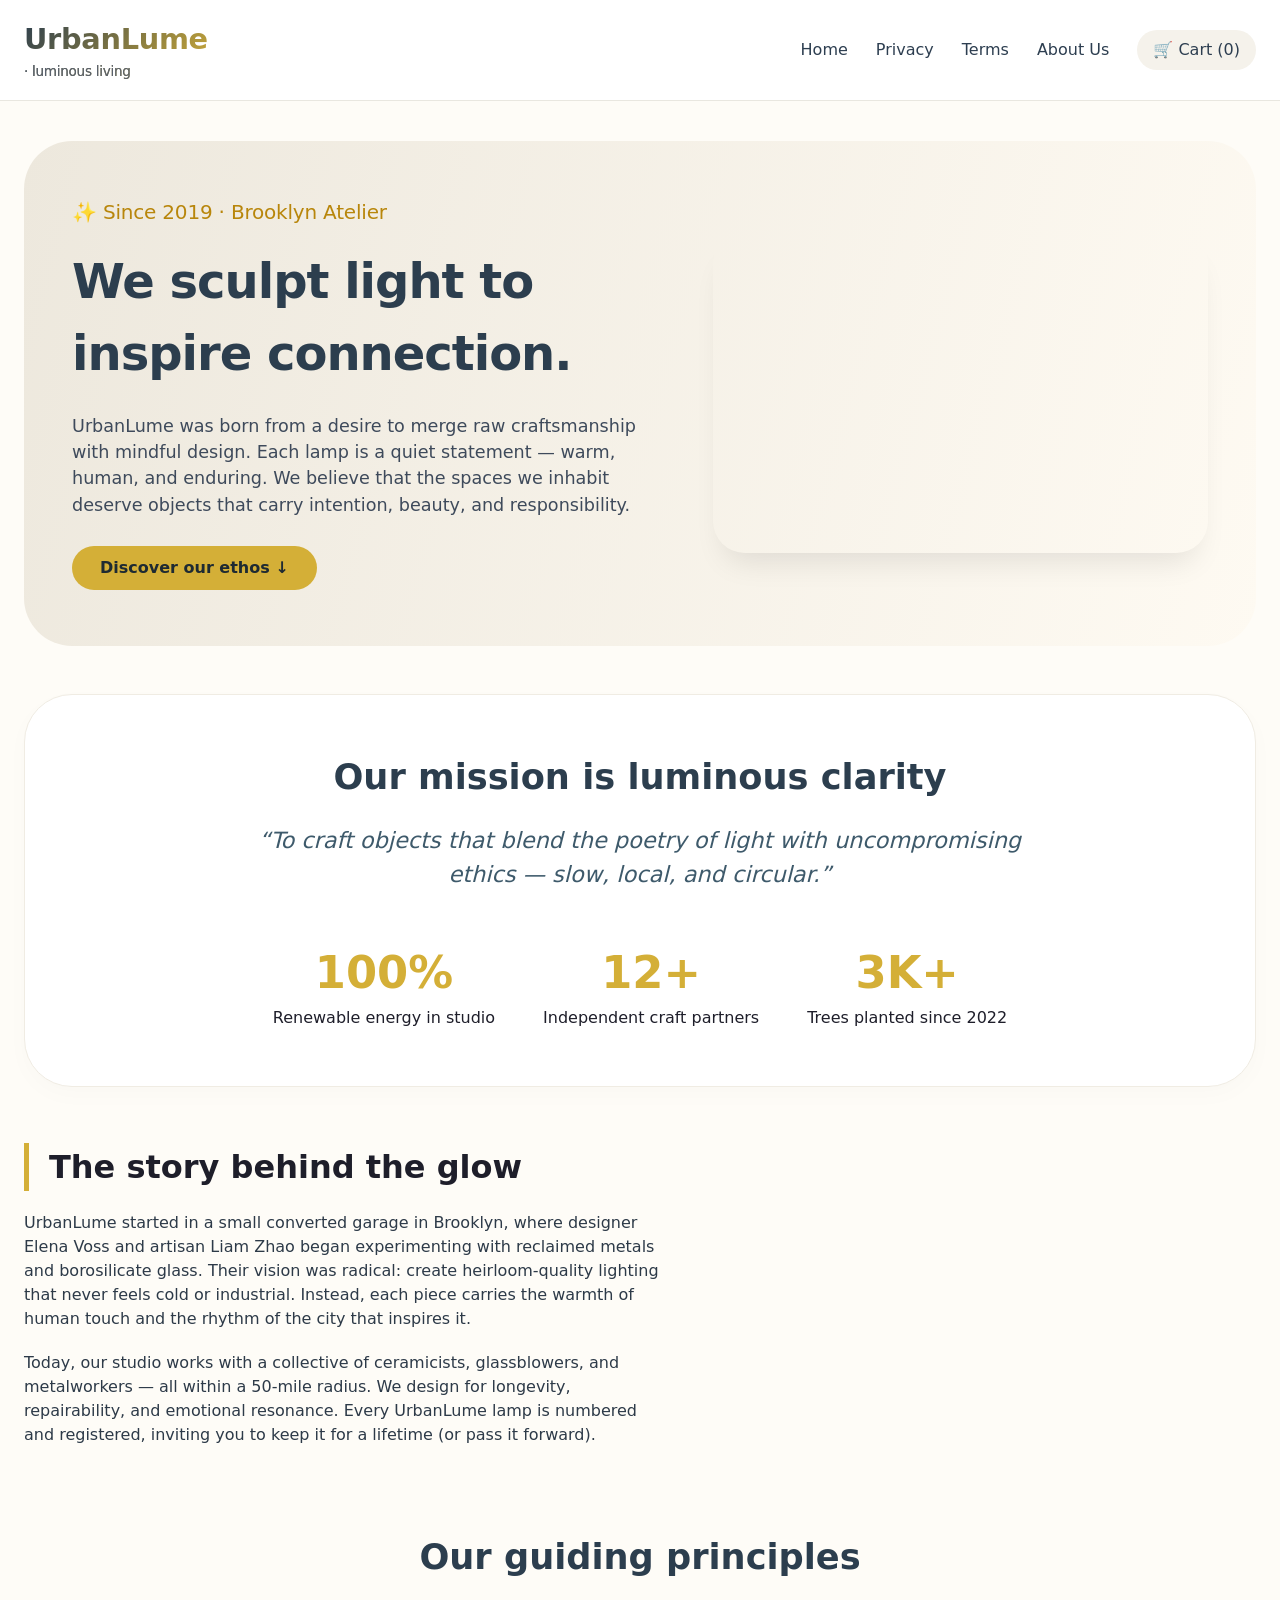
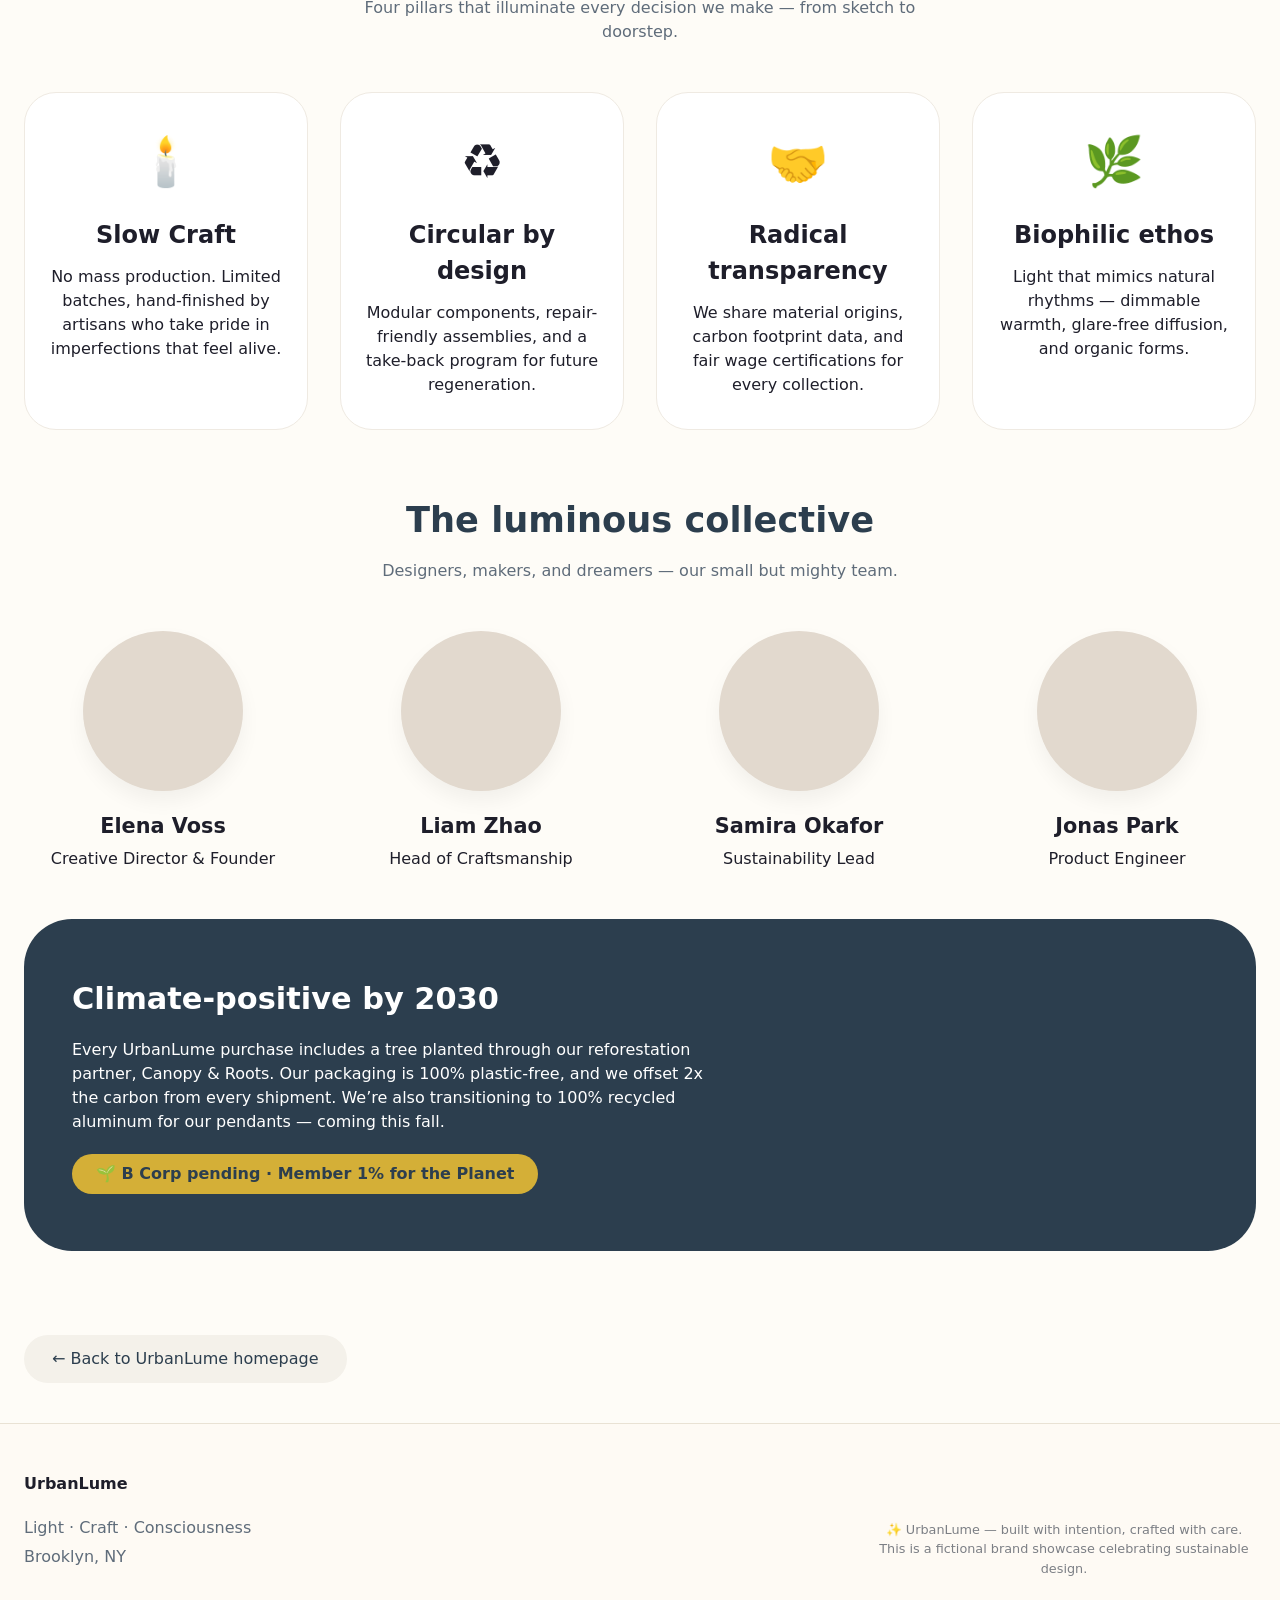
<file: about.html>
<!DOCTYPE html>
<html lang="en">
<head>
  <meta charset="UTF-8">
  <meta name="viewport" content="width=device-width, initial-scale=1.0, viewport-fit=cover">
  <title>UrbanLume · About Us | Craft, Light & Consciousness</title>
  <style>
    * {
      margin: 0;
      padding: 0;
      box-sizing: border-box;
    }

    body {
      font-family: system-ui, 'Segoe UI', 'Inter', -apple-system, BlinkMacSystemFont, 'Roboto', sans-serif;
      background: #fefcf7;
      color: #1e1e2a;
      line-height: 1.5;
    }

    .container {
      max-width: 1280px;
      margin: 0 auto;
      padding: 0 24px;
    }

    /* header - identical to brand style */
    .site-header {
      background: #ffffffea;
      backdrop-filter: blur(10px);
      position: sticky;
      top: 0;
      z-index: 100;
      border-bottom: 1px solid #e9e7e0;
      padding: 18px 0;
    }

    .header-inner {
      display: flex;
      justify-content: space-between;
      align-items: center;
      flex-wrap: wrap;
      gap: 16px;
    }

    .logo h1 {
      font-size: 1.8rem;
      font-weight: 700;
      letter-spacing: -0.3px;
      background: linear-gradient(135deg, #2C3E4E, #D4AF37);
      background-clip: text;
      -webkit-background-clip: text;
      color: transparent;
      cursor: pointer;
    }

    .logo span {
      font-size: 0.85rem;
      font-weight: 400;
      color: #6c757d;
      display: block;
      background: none;
      -webkit-background-clip: unset;
      color: #5a626e;
    }

    .nav-links {
      display: flex;
      gap: 28px;
      align-items: center;
    }

    .nav-links a {
      text-decoration: none;
      font-weight: 500;
      color: #2d3e50;
      transition: 0.2s;
    }

    .nav-links a:hover {
      color: #d4af37;
    }

    /* about hero section */
    .about-hero {
      background: linear-gradient(105deg, #ede8dd 0%, #fefaf2 100%);
      border-radius: 48px;
      margin: 40px 0 48px 0;
      padding: 56px 48px;
      display: flex;
      flex-wrap: wrap;
      align-items: center;
      gap: 48px;
    }

    .hero-text {
      flex: 1.2;
    }

    .hero-text h1 {
      font-size: 3rem;
      font-weight: 700;
      letter-spacing: -1px;
      color: #2c3e4e;
      margin-bottom: 24px;
    }

    .hero-text .tagline {
      font-size: 1.25rem;
      color: #b8860b;
      font-weight: 500;
      margin-bottom: 18px;
      letter-spacing: -0.2px;
    }

    .hero-text p {
      font-size: 1.1rem;
      color: #3e4a5b;
      line-height: 1.5;
      margin-bottom: 28px;
    }

    .hero-image {
      flex: 1;
      min-height: 320px;
      border-radius: 32px;
      background-image: url('https://picsum.photos/id/106/600/450');
      background-size: cover;
      background-position: center 40%;
      box-shadow: 0 20px 30px -12px rgba(0,0,0,0.1);
    }

    /* mission block */
    .mission-block {
      background: white;
      border-radius: 48px;
      padding: 56px 48px;
      margin: 32px 0 56px;
      text-align: center;
      box-shadow: 0 8px 24px rgba(0,0,0,0.02);
      border: 1px solid #f0ece3;
    }

    .mission-block h2 {
      font-size: 2.2rem;
      margin-bottom: 20px;
      color: #2c3e4e;
    }

    .mission-quote {
      font-size: 1.4rem;
      font-style: italic;
      max-width: 800px;
      margin: 0 auto 24px;
      color: #3e5a6b;
      font-weight: 450;
    }

    .mission-stats {
      display: flex;
      flex-wrap: wrap;
      justify-content: center;
      gap: 48px;
      margin-top: 48px;
    }

    .stat {
      text-align: center;
    }

    .stat-number {
      font-size: 2.8rem;
      font-weight: 800;
      color: #d4af37;
    }

    /* story columns */
    .story-grid {
      display: flex;
      flex-wrap: wrap;
      gap: 48px;
      margin: 56px 0;
      align-items: center;
    }

    .story-text-col {
      flex: 1.2;
    }

    .story-text-col h2 {
      font-size: 2rem;
      margin-bottom: 20px;
      border-left: 5px solid #d4af37;
      padding-left: 20px;
    }

    .story-text-col p {
      margin-bottom: 20px;
      color: #2d3a48;
    }

    .story-img-col {
      flex: 1;
      min-height: 320px;
      border-radius: 32px;
      background-image: url('https://picsum.photos/id/29/600/450');
      background-size: cover;
      background-position: center;
    }

    /* values section */
    .values-section {
      margin: 64px 0;
    }

    .section-header {
      text-align: center;
      margin-bottom: 48px;
    }

    .section-header h2 {
      font-size: 2.2rem;
      color: #2c3e4e;
    }

    .section-header p {
      color: #5f6c7a;
      max-width: 600px;
      margin: 12px auto 0;
    }

    .values-grid {
      display: grid;
      grid-template-columns: repeat(auto-fit, minmax(240px, 1fr));
      gap: 32px;
    }

    .value-card {
      background: white;
      border-radius: 32px;
      padding: 32px 24px;
      text-align: center;
      transition: 0.25s;
      border: 1px solid #efeae2;
    }

    .value-icon {
      font-size: 3rem;
      margin-bottom: 20px;
    }

    .value-card h3 {
      font-size: 1.5rem;
      margin-bottom: 12px;
    }

    /* team section */
    .team-section {
      margin: 64px 0 48px;
    }

    .team-grid {
      display: grid;
      grid-template-columns: repeat(auto-fit, minmax(200px, 1fr));
      gap: 40px;
      margin-top: 32px;
    }

    .team-member {
      text-align: center;
    }

    .member-img {
      width: 160px;
      height: 160px;
      border-radius: 50%;
      background-color: #e2d9ce;
      margin: 0 auto 20px;
      background-size: cover;
      background-position: center;
      box-shadow: 0 10px 20px rgba(0,0,0,0.05);
    }

    .team-member h4 {
      font-size: 1.3rem;
      margin-bottom: 5px;
    }

    /* sustainability banner */
    .sustainability-banner {
      background: #2c3e4e;
      border-radius: 48px;
      padding: 56px 48px;
      margin: 48px 0 64px;
      color: white;
      display: flex;
      flex-wrap: wrap;
      gap: 40px;
      align-items: center;
    }

    .sustain-text {
      flex: 1.5;
    }

    .sustain-text h3 {
      font-size: 1.9rem;
      margin-bottom: 16px;
    }

    .sustain-badge {
      background: #d4af37;
      color: #2c3e4e;
      display: inline-block;
      padding: 8px 24px;
      border-radius: 60px;
      font-weight: 600;
      margin-top: 20px;
    }

    .sustain-img {
      flex: 1;
      height: 220px;
      border-radius: 32px;
      background-image: url('https://picsum.photos/id/127/500/300');
      background-size: cover;
    }

    /* footer */
    .site-footer {
      border-top: 1px solid #e9e2d4;
      padding: 48px 0 32px;
      margin-top: 24px;
      background: #fefaf4;
    }

    .footer-grid {
      display: grid;
      grid-template-columns: repeat(auto-fit, minmax(180px, 1fr));
      gap: 40px;
    }

    .footer-col h4 {
      margin-bottom: 18px;
      font-weight: 600;
    }

    .footer-col p, .footer-col a {
      color: #5f6c7a;
      text-decoration: none;
      line-height: 1.8;
    }

    .copyright {
      text-align: center;
      margin-top: 48px;
      color: #7c7f85;
      font-size: 0.8rem;
    }

    .back-home {
      display: inline-flex;
      align-items: center;
      gap: 12px;
      background: #f4f1ea;
      padding: 12px 28px;
      border-radius: 60px;
      text-decoration: none;
      color: #2c3e4e;
      font-weight: 500;
      transition: 0.2s;
      margin: 20px 0 0;
    }

    @media (max-width: 780px) {
      .about-hero, .mission-block, .sustainability-banner {
        padding: 32px 24px;
      }
      .hero-text h1 {
        font-size: 2.2rem;
      }
    }
  </style>
</head>
<body>

<header class="site-header">
  <div class="container header-inner">
    <div class="logo">
      <h1>UrbanLume<span> · luminous living</span></h1>
    </div>
    <div class="nav-links">
      <a href="index.html">Home</a>
      <a href="privacy.html">Privacy</a>
      <a href="terms.html">Terms</a>
      <a href="about.html">About Us</a>
      <a href="#" class="cart-icon" style="background:#f5f2eb; padding:8px 16px; border-radius:40px;">🛒 Cart (0)</a>
    </div>
  </div>
</header>

<main>
  <div class="container">
    <!-- About hero section -->
    <div class="about-hero">
      <div class="hero-text">
        <div class="tagline">✨ Since 2019 · Brooklyn Atelier</div>
        <h1>We sculpt light to inspire connection.</h1>
        <p>UrbanLume was born from a desire to merge raw craftsmanship with mindful design. Each lamp is a quiet statement — warm, human, and enduring. We believe that the spaces we inhabit deserve objects that carry intention, beauty, and responsibility.</p>
        <a href="#values" style="background:#d4af37; color:#1e2a32; padding:10px 28px; border-radius:40px; text-decoration:none; font-weight:600; display:inline-block;">Discover our ethos ↓</a>
      </div>
      <div class="hero-image" title="UrbanLume studio and craftsmen at work"></div>
    </div>

    <!-- Mission + numbers -->
    <div class="mission-block">
      <h2>Our mission is luminous clarity</h2>
      <div class="mission-quote">“To craft objects that blend the poetry of light with uncompromising ethics — slow, local, and circular.”</div>
      <div class="mission-stats">
        <div class="stat"><div class="stat-number">100%</div><div>Renewable energy in studio</div></div>
        <div class="stat"><div class="stat-number">12+</div><div>Independent craft partners</div></div>
        <div class="stat"><div class="stat-number">3K+</div><div>Trees planted since 2022</div></div>
      </div>
    </div>

    <!-- Story: who we are -->
    <div class="story-grid">
      <div class="story-text-col">
        <h2>The story behind the glow</h2>
        <p>UrbanLume started in a small converted garage in Brooklyn, where designer Elena Voss and artisan Liam Zhao began experimenting with reclaimed metals and borosilicate glass. Their vision was radical: create heirloom-quality lighting that never feels cold or industrial. Instead, each piece carries the warmth of human touch and the rhythm of the city that inspires it.</p>
        <p>Today, our studio works with a collective of ceramicists, glassblowers, and metalworkers — all within a 50-mile radius. We design for longevity, repairability, and emotional resonance. Every UrbanLume lamp is numbered and registered, inviting you to keep it for a lifetime (or pass it forward).</p>
      </div>
      <div class="story-img-col" title="Artisan hands shaping a ceramic lamp base"></div>
    </div>

    <!-- Core values section (anchor) -->
    <div class="values-section" id="values">
      <div class="section-header">
        <h2>Our guiding principles</h2>
        <p>Four pillars that illuminate every decision we make — from sketch to doorstep.</p>
      </div>
      <div class="values-grid">
        <div class="value-card"><div class="value-icon">🕯️</div><h3>Slow Craft</h3><p>No mass production. Limited batches, hand-finished by artisans who take pride in imperfections that feel alive.</p></div>
        <div class="value-card"><div class="value-icon">♻️</div><h3>Circular by design</h3><p>Modular components, repair-friendly assemblies, and a take-back program for future regeneration.</p></div>
        <div class="value-card"><div class="value-icon">🤝</div><h3>Radical transparency</h3><p>We share material origins, carbon footprint data, and fair wage certifications for every collection.</p></div>
        <div class="value-card"><div class="value-icon">🌿</div><h3>Biophilic ethos</h3><p>Light that mimics natural rhythms — dimmable warmth, glare-free diffusion, and organic forms.</p></div>
      </div>
    </div>

    <!-- The faces behind UrbanLume (unique team) -->
    <div class="team-section">
      <div class="section-header">
        <h2>The luminous collective</h2>
        <p>Designers, makers, and dreamers — our small but mighty team.</p>
      </div>
      <div class="team-grid">
        <div class="team-member"><div class="member-img" style="background-image: url('https://picsum.photos/id/64/200/200');"></div><h4>Elena Voss</h4><p>Creative Director & Founder</p></div>
        <div class="team-member"><div class="member-img" style="background-image: url('https://picsum.photos/id/91/200/200');"></div><h4>Liam Zhao</h4><p>Head of Craftsmanship</p></div>
        <div class="team-member"><div class="member-img" style="background-image: url('https://picsum.photos/id/29/200/200');"></div><h4>Samira Okafor</h4><p>Sustainability Lead</p></div>
        <div class="team-member"><div class="member-img" style="background-image: url('https://picsum.photos/id/26/200/200');"></div><h4>Jonas Park</h4><p>Product Engineer</p></div>
      </div>
    </div>

    <!-- sustainability callout -->
    <div class="sustainability-banner">
      <div class="sustain-text">
        <h3>Climate-positive by 2030</h3>
        <p>Every UrbanLume purchase includes a tree planted through our reforestation partner, Canopy & Roots. Our packaging is 100% plastic-free, and we offset 2x the carbon from every shipment. We’re also transitioning to 100% recycled aluminum for our pendants — coming this fall.</p>
        <div class="sustain-badge">🌱 B Corp pending · Member 1% for the Planet</div>
      </div>
      <div class="sustain-img" title="Forest and sustainability project"></div>
    </div>

    <!-- Back to home link -->
    <div style="margin: 20px 0 40px;">
      <a href="javascript:void(0)" id="backToHomeBtn" class="back-home">← Back to UrbanLume homepage</a>
    </div>
  </div>
</main>

<footer class="site-footer">
  <div class="container">
    <div class="footer-grid">
      <div class="footer-col">
        <h4>UrbanLume</h4>
        <p>Light · Craft · Consciousness<br>Brooklyn, NY</p>
      </div>
      <div class="footer-col">
        
    </div>
    <div class="copyright">
      <span>✨ UrbanLume — built with intention, crafted with care. This is a fictional brand showcase celebrating sustainable design.</span>
    </div>
  </div>
</footer>

<script>
  (function() {
    let cartCount = 0;
    const cartIcon = document.querySelector('.cart-icon');
    if (cartIcon) cartIcon.innerHTML = `🛒 Cart (${cartCount})`;

    // Helper to go to homepage
    function goToHomepage() {
      if (window.location.pathname.includes('about') || window.location.pathname.includes('privacy')) {
        window.location.href = './index.html';
      } else {
        alert('✨ Returning to UrbanLume home.');
        window.location.href = './index.html';
      }
    }

    // Navigation interactions (demo)
    const shopNav = document.getElementById('shopLink');
    const collectionsNav = document.getElementById('collectionsLink');
    const studioNav = document.getElementById('studioLink');
    const backBtn = document.getElementById('backToHomeBtn');
    const logo = document.querySelector('.logo h1');

    if (backBtn) backBtn.addEventListener('click', (e) => { e.preventDefault(); goToHomepage(); });
    if (logo) logo.addEventListener('click', () => goToHomepage());

    if (shopNav) {
      shopNav.addEventListener('click', (e) => {
        e.preventDefault();
        alert('🌟 Explore our curated lighting collections. (Full catalog coming soon)');
      });
    }
    if (collectionsNav) {
      collectionsNav.addEventListener('click', (e) => {
        e.preventDefault();
        alert('🪔 Limited drops & signature series — discover the Solstice Collection.');
      });
    }
    if (studioNav) {
      studioNav.addEventListener('click', (e) => {
        e.preventDefault();
        alert('🏛️ Visit our Brooklyn atelier by appointment. Learn more on our contact page.');
      });
    }

    // smooth anchor scroll
    if (window.location.hash) {
      const target = window.location.hash.substring(1);
      const element = document.getElementById(target);
      if (element) {
        setTimeout(() => element.scrollIntoView({ behavior: 'smooth', block: 'start' }), 100);
      }
    }

    // dynamic year update in footer
    const yearSpan = document.querySelector('.copyright span');
    if (yearSpan && yearSpan.innerText.includes('2026')) {
      const currentYear = new Date().getFullYear();
      if (currentYear !== 2026) yearSpan.innerText = yearSpan.innerText.replace('2026', currentYear);
    }
  })();
</script>
</body>
</html>
</file>
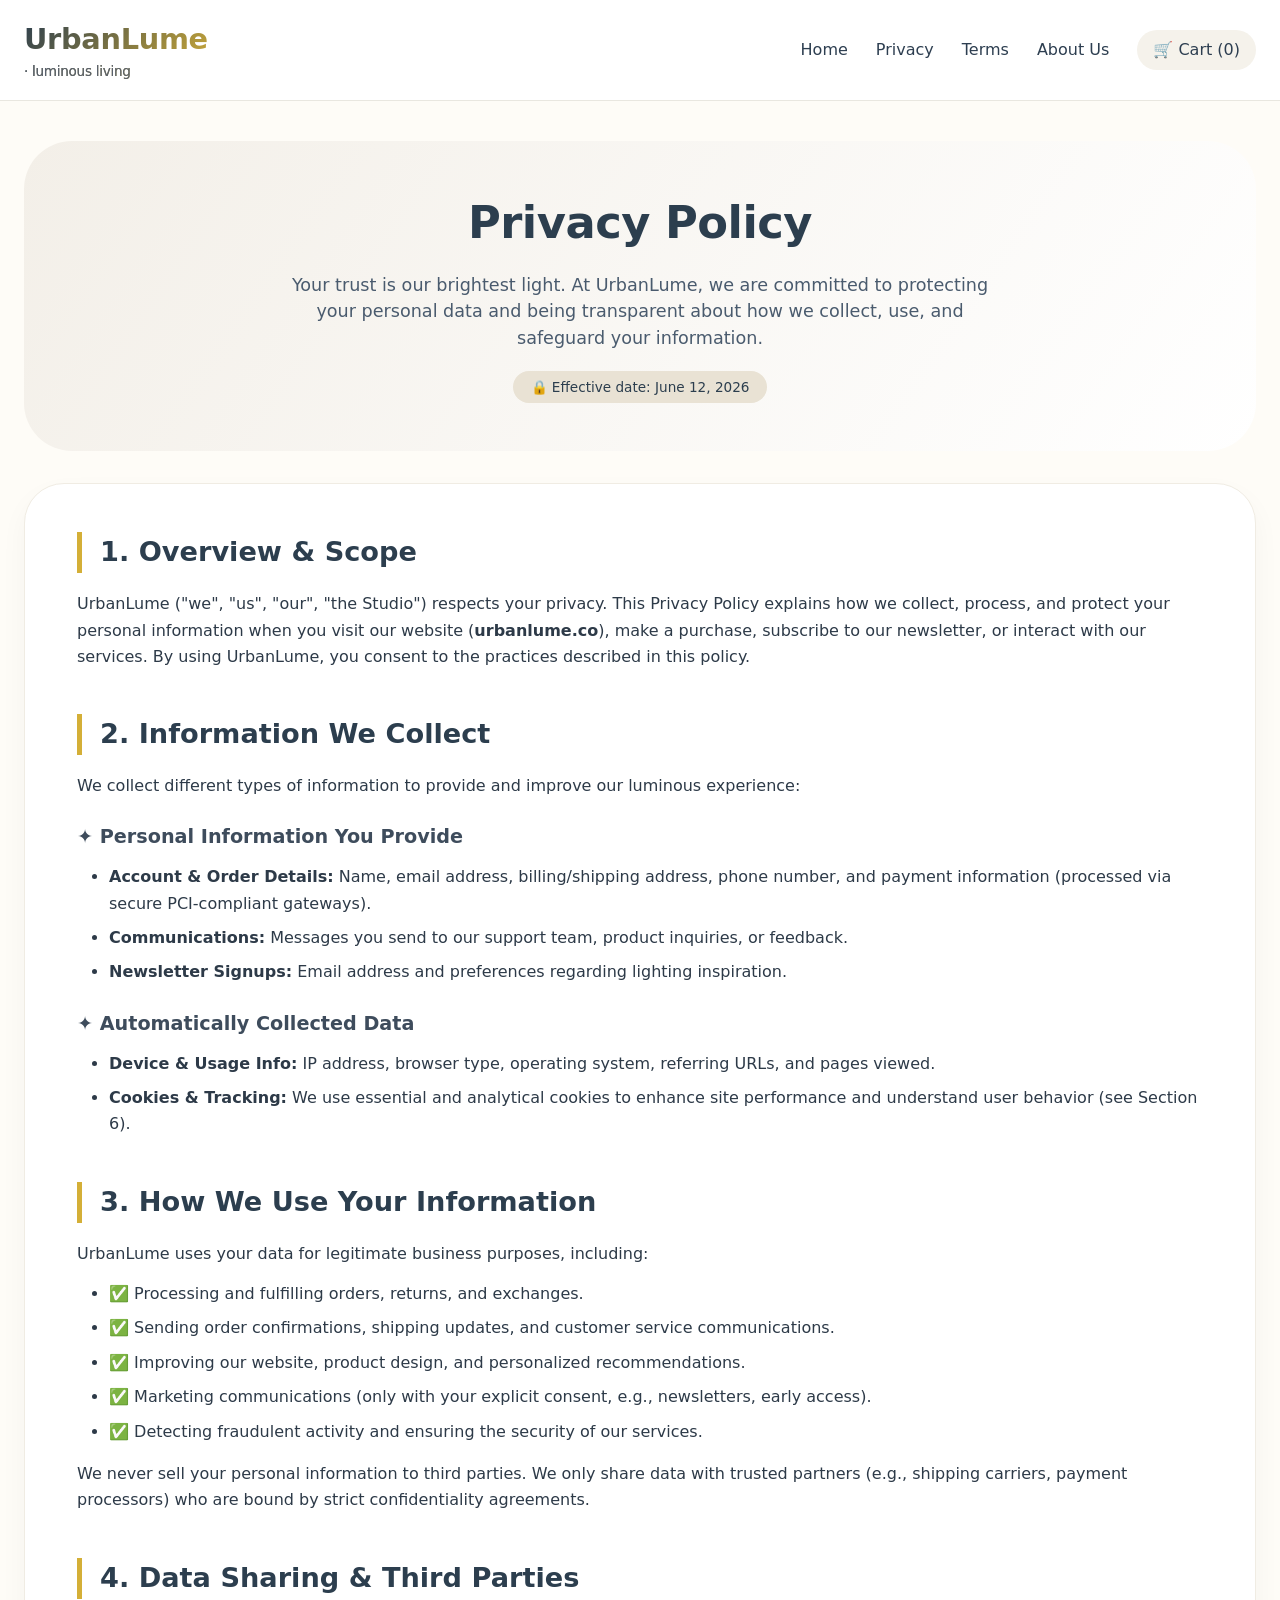
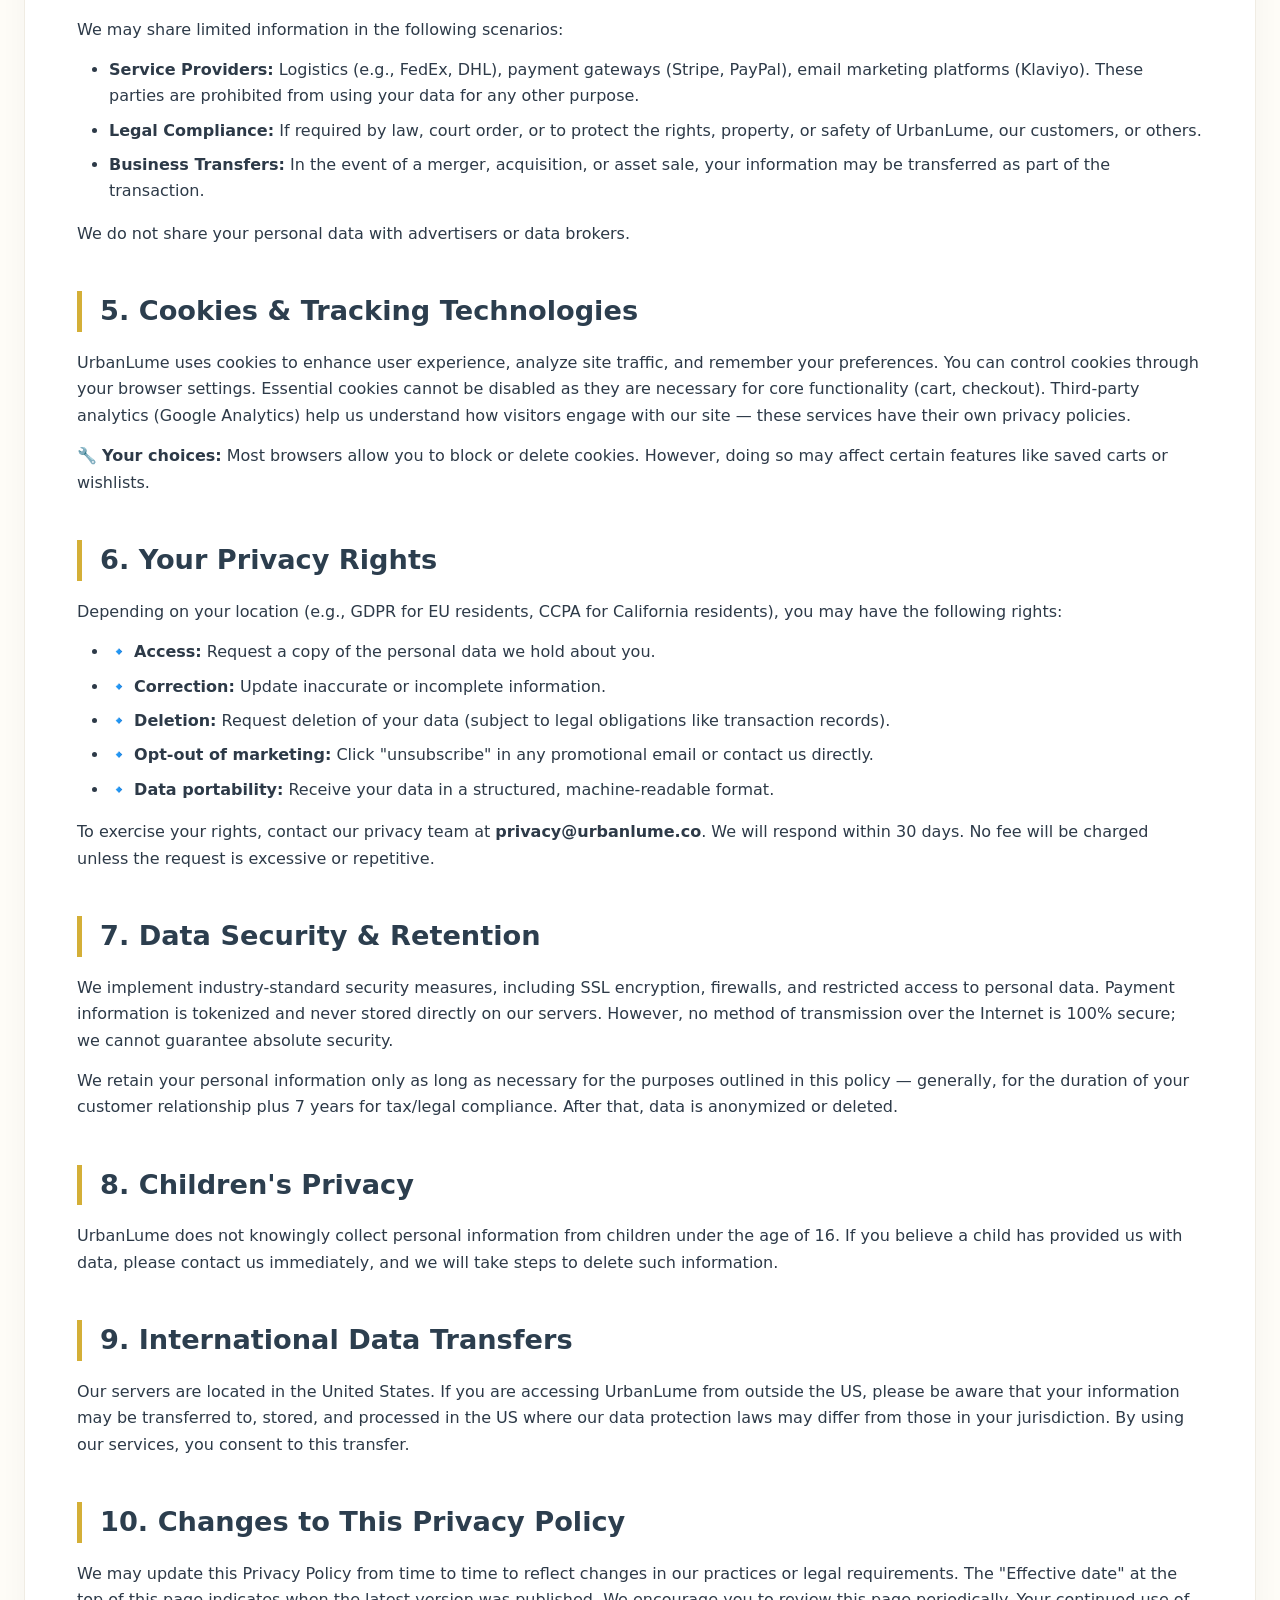
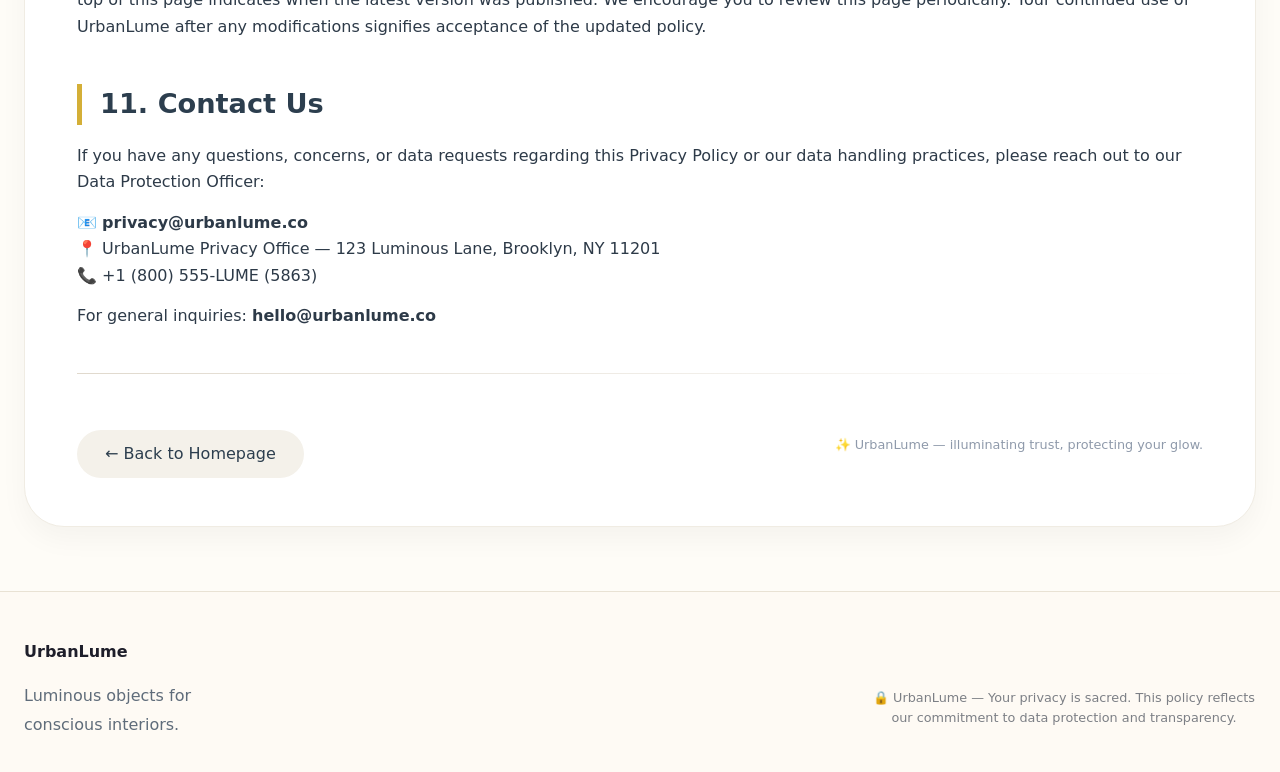
<file: privacy.html>
<!DOCTYPE html>
<html lang="en">
<head>
  <meta charset="UTF-8">
  <meta name="viewport" content="width=device-width, initial-scale=1.0, viewport-fit=cover">
  <title>UrbanLume · Privacy Policy | Your data matters</title>
  <style>
    * {
      margin: 0;
      padding: 0;
      box-sizing: border-box;
    }

    body {
      font-family: system-ui, 'Segoe UI', 'Inter', -apple-system, BlinkMacSystemFont, 'Roboto', sans-serif;
      background: #fefcf7;
      color: #1e1e2a;
      line-height: 1.5;
    }

    .container {
      max-width: 1280px;
      margin: 0 auto;
      padding: 0 24px;
    }

    /* header - matching brand identity */
    .site-header {
      background: #ffffffea;
      backdrop-filter: blur(10px);
      position: sticky;
      top: 0;
      z-index: 100;
      border-bottom: 1px solid #e9e7e0;
      padding: 18px 0;
    }

    .header-inner {
      display: flex;
      justify-content: space-between;
      align-items: center;
      flex-wrap: wrap;
      gap: 16px;
    }

    .logo h1 {
      font-size: 1.8rem;
      font-weight: 700;
      letter-spacing: -0.3px;
      background: linear-gradient(135deg, #2C3E4E, #D4AF37);
      background-clip: text;
      -webkit-background-clip: text;
      color: transparent;
      cursor: pointer;
    }

    .logo span {
      font-size: 0.85rem;
      font-weight: 400;
      color: #6c757d;
      display: block;
      background: none;
      -webkit-background-clip: unset;
      color: #5a626e;
    }

    .nav-links {
      display: flex;
      gap: 28px;
      align-items: center;
    }

    .nav-links a {
      text-decoration: none;
      font-weight: 500;
      color: #2d3e50;
      transition: 0.2s;
    }

    .nav-links a:hover {
      color: #d4af37;
    }

    /* privacy hero section */
    .privacy-hero {
      background: linear-gradient(125deg, #f3efe8 0%, #ffffff 100%);
      border-radius: 48px;
      margin: 40px 0 32px 0;
      padding: 48px 48px;
      text-align: center;
    }

    .privacy-hero h1 {
      font-size: 2.8rem;
      font-weight: 700;
      letter-spacing: -0.5px;
      color: #2c3e4e;
      margin-bottom: 16px;
    }

    .privacy-hero p {
      font-size: 1.1rem;
      max-width: 700px;
      margin: 0 auto;
      color: #4a5b6e;
    }

    .effective-date {
      margin-top: 20px;
      font-size: 0.85rem;
      background: #e9e2d4;
      display: inline-block;
      padding: 6px 18px;
      border-radius: 60px;
      color: #2c3e4e;
    }

    /* main privacy card */
    .privacy-card {
      background: white;
      border-radius: 40px;
      box-shadow: 0 12px 28px rgba(0, 0, 0, 0.04);
      padding: 48px 52px;
      margin: 24px 0 64px;
      border: 1px solid #f0ece3;
    }

    .privacy-section {
      margin-bottom: 44px;
      scroll-margin-top: 100px;
    }

    .privacy-section h2 {
      font-size: 1.7rem;
      font-weight: 600;
      margin-bottom: 18px;
      color: #2c3e4e;
      border-left: 5px solid #d4af37;
      padding-left: 18px;
    }

    .privacy-section h3 {
      font-size: 1.2rem;
      margin: 24px 0 12px 0;
      font-weight: 600;
      color: #3e4c5c;
    }

    .privacy-section p, .privacy-section li {
      color: #2d3a48;
      margin-bottom: 14px;
      line-height: 1.65;
    }

    .privacy-section ul, .privacy-section ol {
      margin: 12px 0 16px 32px;
    }

    .privacy-section li {
      margin-bottom: 8px;
    }

    hr {
      margin: 36px 0;
      border: 0;
      height: 1px;
      background: linear-gradient(90deg, #e0d9cd, transparent);
    }

    .back-home {
      display: inline-flex;
      align-items: center;
      gap: 12px;
      background: #f4f1ea;
      padding: 12px 28px;
      border-radius: 60px;
      text-decoration: none;
      color: #2c3e4e;
      font-weight: 500;
      transition: 0.2s;
      margin-top: 20px;
    }

    .back-home:hover {
      background: #e9e2d4;
      gap: 16px;
    }

    .highlight-badge {
      background: #f9f5eb;
      padding: 4px 14px;
      border-radius: 40px;
      font-size: 0.75rem;
      color: #b8860b;
      display: inline-block;
      margin-left: 12px;
      vertical-align: middle;
    }

    /* footer */
    .site-footer {
      border-top: 1px solid #e9e2d4;
      padding: 48px 0 32px;
      margin-top: 24px;
      background: #fefaf4;
    }

    .footer-grid {
      display: grid;
      grid-template-columns: repeat(auto-fit, minmax(200px, 1fr));
      gap: 40px;
    }

    .footer-col h4 {
      margin-bottom: 18px;
      font-weight: 600;
    }

    .footer-col p, .footer-col a {
      color: #5f6c7a;
      text-decoration: none;
      line-height: 1.8;
    }

    .copyright {
      text-align: center;
      margin-top: 48px;
      color: #7c7f85;
      font-size: 0.8rem;
    }

    @media (max-width: 780px) {
      .privacy-card {
        padding: 32px 24px;
      }
      .privacy-hero h1 {
        font-size: 2rem;
      }
      .privacy-hero {
        padding: 32px 20px;
      }
    }
  </style>
</head>
<body>

<header class="site-header">
  <div class="container header-inner">
    <div class="logo">
      <h1>UrbanLume<span> · luminous living</span></h1>
    </div>
    <div class="nav-links">
      <a href="index.html">Home</a>
      <a href="privacy.html">Privacy</a>
      <a href="terms.html">Terms</a>
      <a href="about.html">About Us</a>
      <a href="#" class="cart-icon" style="background:#f5f2eb; padding:8px 16px; border-radius:40px;">🛒 Cart (0)</a>
    </div>
  </div>
</header>

<main>
  <div class="container">
    <!-- Privacy hero section -->
    <div class="privacy-hero">
      <h1>Privacy Policy</h1>
      <p>Your trust is our brightest light. At UrbanLume, we are committed to protecting your personal data and being transparent about how we collect, use, and safeguard your information.</p>
      <div class="effective-date">🔒 Effective date: June 12, 2026</div>
    </div>

    <!-- Main privacy content block -->
    <div class="privacy-card">
      <div class="privacy-section" id="intro">
        <h2>1. Overview & Scope</h2>
        <p>UrbanLume ("we", "us", "our", "the Studio") respects your privacy. This Privacy Policy explains how we collect, process, and protect your personal information when you visit our website (<strong>urbanlume.co</strong>), make a purchase, subscribe to our newsletter, or interact with our services. By using UrbanLume, you consent to the practices described in this policy.</p>
      </div>

      <div class="privacy-section" id="collection">
        <h2>2. Information We Collect</h2>
        <p>We collect different types of information to provide and improve our luminous experience:</p>
        <h3>✦ Personal Information You Provide</h3>
        <ul>
          <li><strong>Account & Order Details:</strong> Name, email address, billing/shipping address, phone number, and payment information (processed via secure PCI-compliant gateways).</li>
          <li><strong>Communications:</strong> Messages you send to our support team, product inquiries, or feedback.</li>
          <li><strong>Newsletter Signups:</strong> Email address and preferences regarding lighting inspiration.</li>
        </ul>
        <h3>✦ Automatically Collected Data</h3>
        <ul>
          <li><strong>Device & Usage Info:</strong> IP address, browser type, operating system, referring URLs, and pages viewed.</li>
          <li><strong>Cookies & Tracking:</strong> We use essential and analytical cookies to enhance site performance and understand user behavior (see Section 6).</li>
        </ul>
      </div>

      <div class="privacy-section" id="usage">
        <h2>3. How We Use Your Information</h2>
        <p>UrbanLume uses your data for legitimate business purposes, including:</p>
        <ul>
          <li>✅ Processing and fulfilling orders, returns, and exchanges.</li>
          <li>✅ Sending order confirmations, shipping updates, and customer service communications.</li>
          <li>✅ Improving our website, product design, and personalized recommendations.</li>
          <li>✅ Marketing communications (only with your explicit consent, e.g., newsletters, early access).</li>
          <li>✅ Detecting fraudulent activity and ensuring the security of our services.</li>
        </ul>
        <p>We never sell your personal information to third parties. We only share data with trusted partners (e.g., shipping carriers, payment processors) who are bound by strict confidentiality agreements.</p>
      </div>

      <div class="privacy-section" id="sharing">
        <h2>4. Data Sharing & Third Parties</h2>
        <p>We may share limited information in the following scenarios:</p>
        <ul>
          <li><strong>Service Providers:</strong> Logistics (e.g., FedEx, DHL), payment gateways (Stripe, PayPal), email marketing platforms (Klaviyo). These parties are prohibited from using your data for any other purpose.</li>
          <li><strong>Legal Compliance:</strong> If required by law, court order, or to protect the rights, property, or safety of UrbanLume, our customers, or others.</li>
          <li><strong>Business Transfers:</strong> In the event of a merger, acquisition, or asset sale, your information may be transferred as part of the transaction.</li>
        </ul>
        <p>We do not share your personal data with advertisers or data brokers.</p>
      </div>

      <div class="privacy-section" id="cookies">
        <h2>5. Cookies & Tracking Technologies</h2>
        <p>UrbanLume uses cookies to enhance user experience, analyze site traffic, and remember your preferences. You can control cookies through your browser settings. Essential cookies cannot be disabled as they are necessary for core functionality (cart, checkout). Third-party analytics (Google Analytics) help us understand how visitors engage with our site — these services have their own privacy policies.</p>
        <p>🔧 <strong>Your choices:</strong> Most browsers allow you to block or delete cookies. However, doing so may affect certain features like saved carts or wishlists.</p>
      </div>

      <div class="privacy-section" id="rights">
        <h2>6. Your Privacy Rights</h2>
        <p>Depending on your location (e.g., GDPR for EU residents, CCPA for California residents), you may have the following rights:</p>
        <ul>
          <li>🔹 <strong>Access:</strong> Request a copy of the personal data we hold about you.</li>
          <li>🔹 <strong>Correction:</strong> Update inaccurate or incomplete information.</li>
          <li>🔹 <strong>Deletion:</strong> Request deletion of your data (subject to legal obligations like transaction records).</li>
          <li>🔹 <strong>Opt-out of marketing:</strong> Click "unsubscribe" in any promotional email or contact us directly.</li>
          <li>🔹 <strong>Data portability:</strong> Receive your data in a structured, machine-readable format.</li>
        </ul>
        <p>To exercise your rights, contact our privacy team at <strong>privacy@urbanlume.co</strong>. We will respond within 30 days. No fee will be charged unless the request is excessive or repetitive.</p>
      </div>

      <div class="privacy-section" id="security">
        <h2>7. Data Security & Retention</h2>
        <p>We implement industry-standard security measures, including SSL encryption, firewalls, and restricted access to personal data. Payment information is tokenized and never stored directly on our servers. However, no method of transmission over the Internet is 100% secure; we cannot guarantee absolute security.</p>
        <p>We retain your personal information only as long as necessary for the purposes outlined in this policy — generally, for the duration of your customer relationship plus 7 years for tax/legal compliance. After that, data is anonymized or deleted.</p>
      </div>

      <div class="privacy-section" id="children">
        <h2>8. Children's Privacy</h2>
        <p>UrbanLume does not knowingly collect personal information from children under the age of 16. If you believe a child has provided us with data, please contact us immediately, and we will take steps to delete such information.</p>
      </div>

      <div class="privacy-section" id="international">
        <h2>9. International Data Transfers</h2>
        <p>Our servers are located in the United States. If you are accessing UrbanLume from outside the US, please be aware that your information may be transferred to, stored, and processed in the US where our data protection laws may differ from those in your jurisdiction. By using our services, you consent to this transfer.</p>
      </div>

      <div class="privacy-section" id="changes-policy">
        <h2>10. Changes to This Privacy Policy</h2>
        <p>We may update this Privacy Policy from time to time to reflect changes in our practices or legal requirements. The "Effective date" at the top of this page indicates when the latest version was published. We encourage you to review this page periodically. Your continued use of UrbanLume after any modifications signifies acceptance of the updated policy.</p>
      </div>

      <div class="privacy-section" id="contact-privacy">
        <h2>11. Contact Us</h2>
        <p>If you have any questions, concerns, or data requests regarding this Privacy Policy or our data handling practices, please reach out to our Data Protection Officer:</p>
        <p>📧 <strong>privacy@urbanlume.co</strong><br>
        📍 UrbanLume Privacy Office — 123 Luminous Lane, Brooklyn, NY 11201<br>
        📞 +1 (800) 555-LUME (5863)</p>
        <p>For general inquiries: <strong>hello@urbanlume.co</strong></p>
      </div>

      <hr>
      <div style="display: flex; justify-content: space-between; flex-wrap: wrap; gap: 20px; align-items: center;">
        <a href="javascript:void(0)" class="back-home" id="backToHomeBtn">← Back to Homepage</a>
        <p style="font-size: 0.8rem; color: #8f9aab;">✨ UrbanLume — illuminating trust, protecting your glow.</p>
      </div>
    </div>
  </div>
</main>

<footer class="site-footer">
  <div class="container">
    <div class="footer-grid">
      <div class="footer-col">
        <h4>UrbanLume</h4>
        <p>Luminous objects for<br>conscious interiors.</p>
      </div>
      <div class="footer-col">
        
    </div>
    <div class="copyright">
      <span>🔒 UrbanLume — Your privacy is sacred. This policy reflects our commitment to data protection and transparency.</span>
    </div>
  </div>
</footer>

<script>
  (function() {
    // Cart placeholder (non-intrusive)
    let cartCount = 0;
    const cartIcon = document.querySelector('.cart-icon');
    if(cartIcon) cartIcon.innerHTML = `🛒 Cart (${cartCount})`;

    // Helper function to redirect to homepage (assuming index.html in same directory)
    function goToHomepage() {
      // If we are on a subpage, redirect to root or index.
      if (window.location.pathname.includes('privacy') || window.location.pathname.includes('terms')) {
        window.location.href = './index.html';
      } else {
        alert('✨ UrbanLume — Redirecting to the luminous homepage.');
        window.location.href = './index.html';
      }
    }

    // Navigation demo interactions & linking
    const shopBtn = document.getElementById('shopNav');
    const collectionsBtn = document.getElementById('collectionsNav');
    const studioBtn = document.getElementById('studioNav');
    const backHomeBtn = document.getElementById('backToHomeBtn');
    const privacyFooterLink = document.getElementById('privacyFooterLink');
    const termsFooterRedirect = document.getElementById('termsFooterRedirect');
    const logo = document.querySelector('.logo h1');

    if (backHomeBtn) backHomeBtn.addEventListener('click', (e) => { e.preventDefault(); goToHomepage(); });
    if (logo) logo.addEventListener('click', () => goToHomepage());
    
    if (shopBtn) {
      shopBtn.addEventListener('click', (e) => {
        e.preventDefault();
        alert('🌟 Explore our signature luminaires. (Demo — full shop coming soon)');
      });
    }
    if (collectionsBtn) {
      collectionsBtn.addEventListener('click', (e) => {
        e.preventDefault();
        alert('🪔 Discover limited drops & seasonal collections at UrbanLume.');
      });
    }
    if (studioBtn) {
      studioBtn.addEventListener('click', (e) => {
        e.preventDefault();
        alert('🏛️ The UrbanLume Studio — where craft meets light.');
      });
    }
    if (privacyFooterLink) {
      privacyFooterLink.addEventListener('click', (e) => {
        e.preventDefault();
        window.scrollTo({ top: 0, behavior: 'smooth' });
      });
    }
    if (termsFooterRedirect) {
      termsFooterRedirect.addEventListener('click', (e) => {
        e.preventDefault();
        window.location.href = './terms.html';
      });
    }

    // smooth scroll for hash links (if any)
    if (window.location.hash) {
      const targetId = window.location.hash.substring(1);
      const element = document.getElementById(targetId);
      if (element) {
        setTimeout(() => {
          element.scrollIntoView({ behavior: 'smooth', block: 'start' });
        }, 100);
      }
    }

    // dynamic year in footer if needed
    const copyrightSpan = document.querySelector('.copyright span');
    if (copyrightSpan && copyrightSpan.innerText.includes('2026')) {
      const currentYear = new Date().getFullYear();
      if (currentYear !== 2026) {
        copyrightSpan.innerText = copyrightSpan.innerText.replace('2026', currentYear);
      }
    }
  })();
</script>
</body>
</html>
</file>
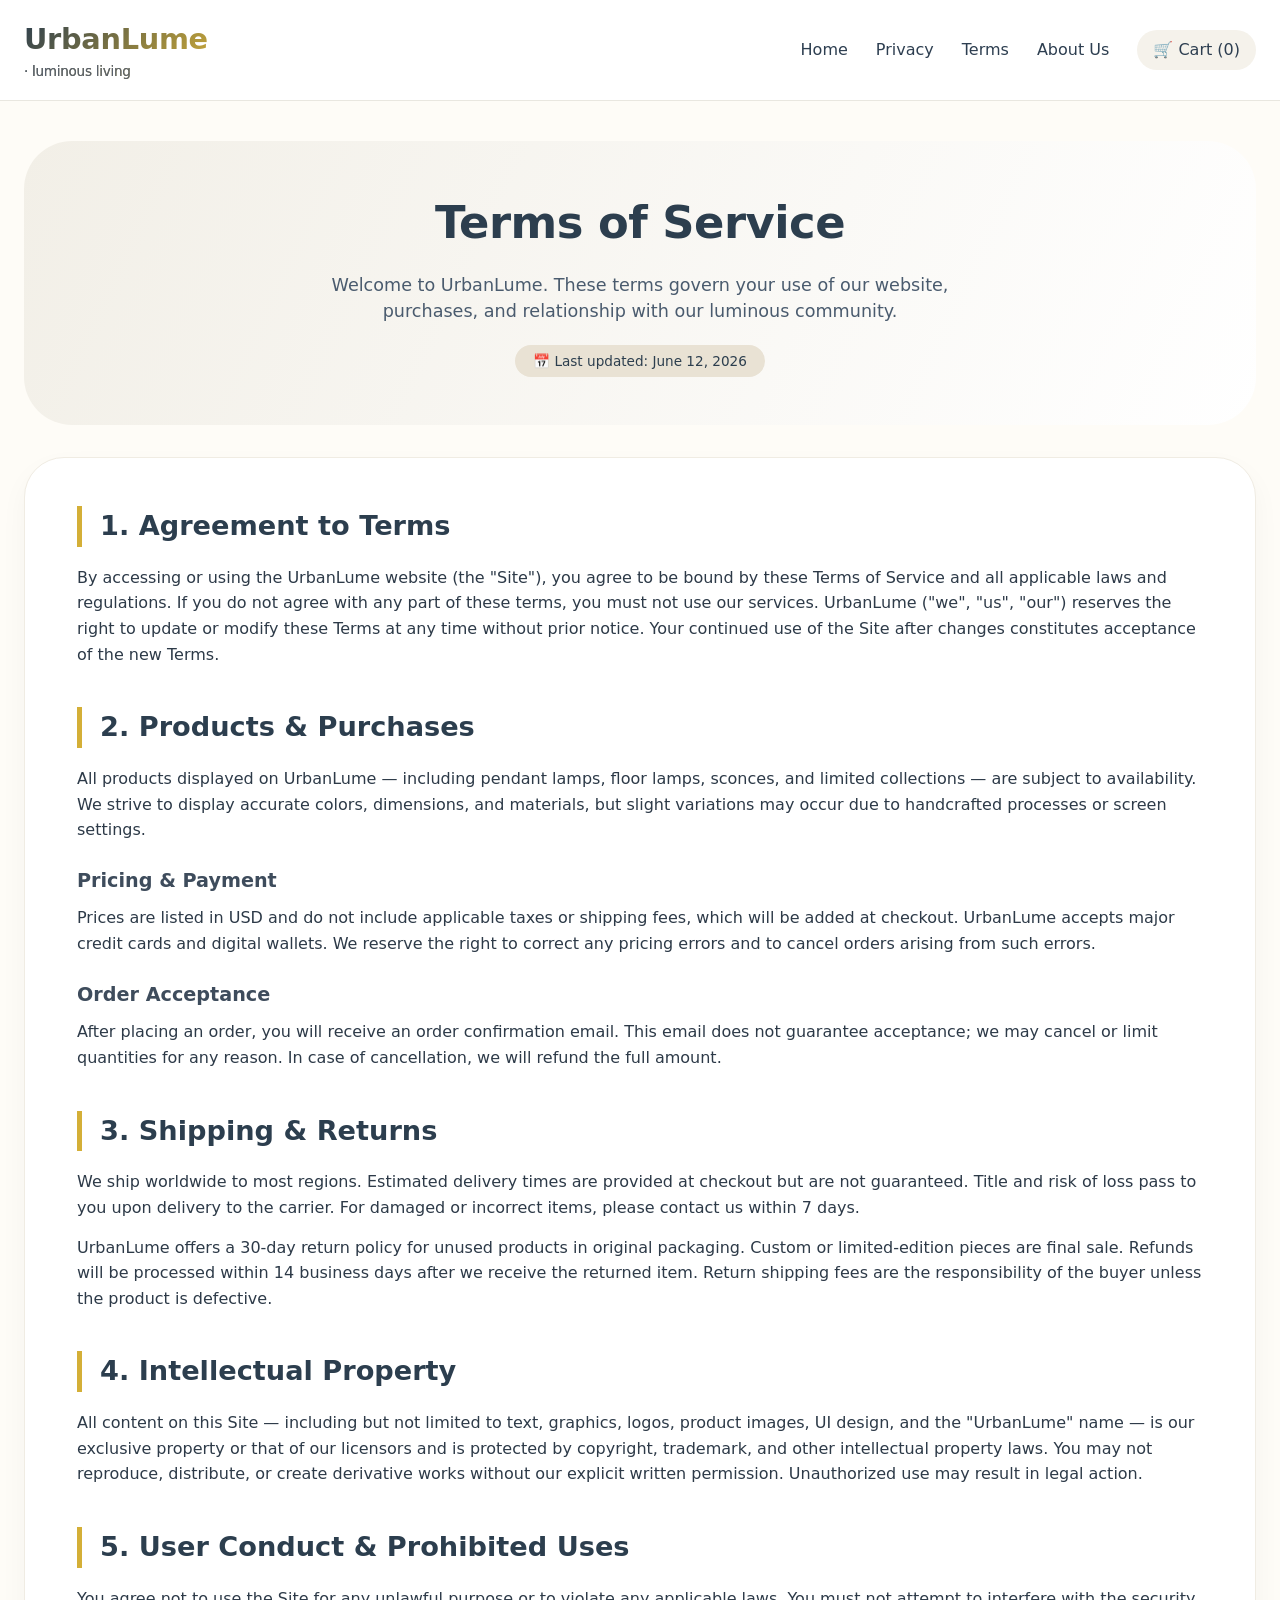
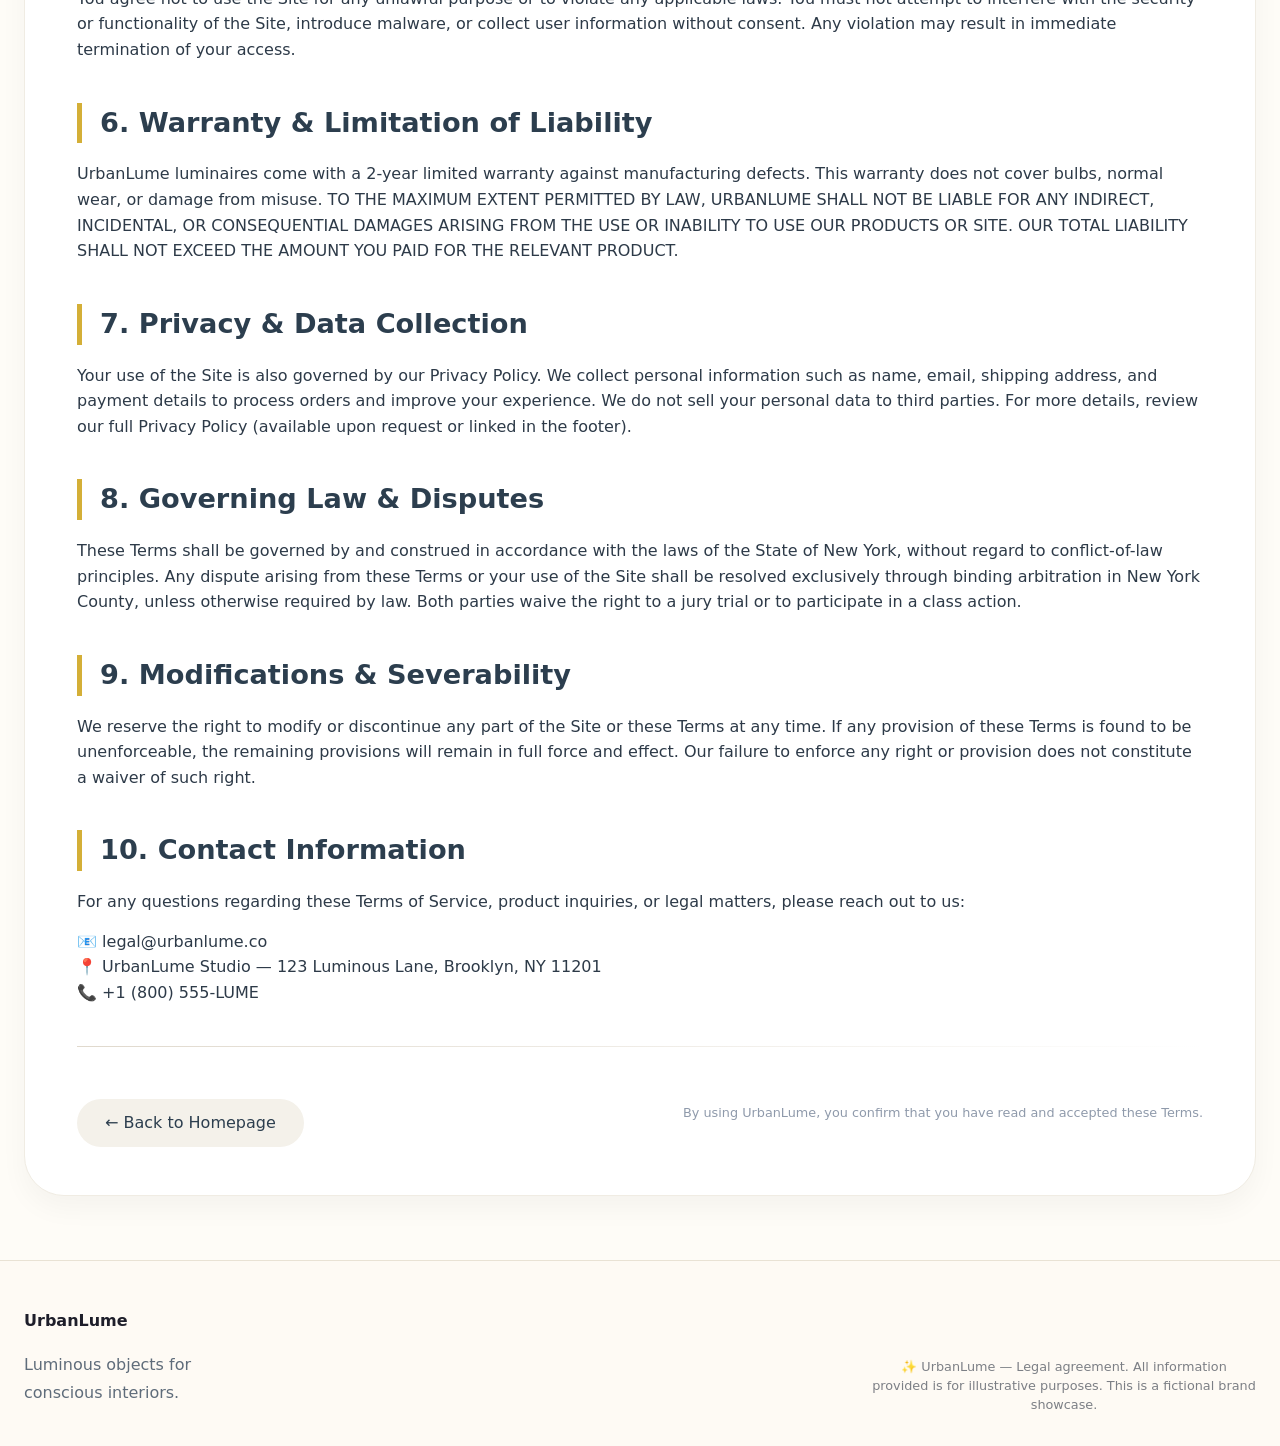
<file: terms.html>
<!DOCTYPE html>
<html lang="en">
<head>
  <meta charset="UTF-8">
  <meta name="viewport" content="width=device-width, initial-scale=1.0, viewport-fit=cover">
  <title>UrbanLume · Terms of Service | Legal agreement</title>
  <style>
    * {
      margin: 0;
      padding: 0;
      box-sizing: border-box;
    }

    body {
      font-family: system-ui, 'Segoe UI', 'Inter', -apple-system, BlinkMacSystemFont, 'Roboto', sans-serif;
      background: #fefcf7;
      color: #1e1e2a;
      line-height: 1.5;
    }

    .container {
      max-width: 1280px;
      margin: 0 auto;
      padding: 0 24px;
    }

    /* header identical to homepage for brand consistency */
    .site-header {
      background: #ffffffea;
      backdrop-filter: blur(10px);
      position: sticky;
      top: 0;
      z-index: 100;
      border-bottom: 1px solid #e9e7e0;
      padding: 18px 0;
    }

    .header-inner {
      display: flex;
      justify-content: space-between;
      align-items: center;
      flex-wrap: wrap;
      gap: 16px;
    }

    .logo h1 {
      font-size: 1.8rem;
      font-weight: 700;
      letter-spacing: -0.3px;
      background: linear-gradient(135deg, #2C3E4E, #D4AF37);
      background-clip: text;
      -webkit-background-clip: text;
      color: transparent;
    }

    .logo span {
      font-size: 0.85rem;
      font-weight: 400;
      color: #6c757d;
      display: block;
      background: none;
      -webkit-background-clip: unset;
      color: #5a626e;
    }

    .nav-links {
      display: flex;
      gap: 28px;
      align-items: center;
    }

    .nav-links a {
      text-decoration: none;
      font-weight: 500;
      color: #2d3e50;
      transition: 0.2s;
    }

    .nav-links a:hover {
      color: #d4af37;
    }

    /* terms hero */
    .terms-hero {
      background: linear-gradient(115deg, #f2efe7 0%, #ffffff 100%);
      border-radius: 48px;
      margin: 40px 0 32px 0;
      padding: 48px 48px;
      text-align: center;
    }

    .terms-hero h1 {
      font-size: 2.8rem;
      font-weight: 700;
      letter-spacing: -0.5px;
      color: #2c3e4e;
      margin-bottom: 16px;
    }

    .terms-hero p {
      font-size: 1.1rem;
      max-width: 700px;
      margin: 0 auto;
      color: #4a5b6e;
    }

    .last-updated {
      margin-top: 20px;
      font-size: 0.85rem;
      background: #e9e2d4;
      display: inline-block;
      padding: 6px 18px;
      border-radius: 60px;
      color: #2c3e4e;
    }

    /* terms content card */
    .terms-card {
      background: white;
      border-radius: 40px;
      box-shadow: 0 12px 28px rgba(0, 0, 0, 0.04);
      padding: 48px 52px;
      margin: 24px 0 64px;
      border: 1px solid #f0ece3;
    }

    .terms-section {
      margin-bottom: 40px;
      scroll-margin-top: 100px;
    }

    .terms-section h2 {
      font-size: 1.7rem;
      font-weight: 600;
      margin-bottom: 18px;
      color: #2c3e4e;
      border-left: 5px solid #d4af37;
      padding-left: 18px;
    }

    .terms-section h3 {
      font-size: 1.2rem;
      margin: 24px 0 10px 0;
      font-weight: 600;
      color: #3e4c5c;
    }

    .terms-section p, .terms-section li {
      color: #2d3a48;
      margin-bottom: 14px;
      line-height: 1.6;
    }

    .terms-section ul, .terms-section ol {
      margin: 12px 0 16px 32px;
    }

    .terms-section li {
      margin-bottom: 8px;
    }

    hr {
      margin: 32px 0;
      border: 0;
      height: 1px;
      background: linear-gradient(90deg, #e0d9cd, transparent);
    }

    .back-home {
      display: inline-flex;
      align-items: center;
      gap: 12px;
      background: #f4f1ea;
      padding: 12px 28px;
      border-radius: 60px;
      text-decoration: none;
      color: #2c3e4e;
      font-weight: 500;
      transition: 0.2s;
      margin-top: 20px;
    }

    .back-home:hover {
      background: #e9e2d4;
      gap: 16px;
    }

    /* footer */
    .site-footer {
      border-top: 1px solid #e9e2d4;
      padding: 48px 0 32px;
      margin-top: 24px;
      background: #fefaf4;
    }

    .footer-grid {
      display: grid;
      grid-template-columns: repeat(auto-fit, minmax(200px, 1fr));
      gap: 40px;
    }

    .footer-col h4 {
      margin-bottom: 18px;
      font-weight: 600;
    }

    .footer-col p, .footer-col a {
      color: #5f6c7a;
      text-decoration: none;
      line-height: 1.8;
    }

    .copyright {
      text-align: center;
      margin-top: 48px;
      color: #7c7f85;
      font-size: 0.8rem;
    }

    @media (max-width: 780px) {
      .terms-card {
        padding: 32px 24px;
      }
      .terms-hero h1 {
        font-size: 2rem;
      }
      .terms-hero {
        padding: 32px 20px;
      }
    }
  </style>
</head>
<body>

<header class="site-header">
  <div class="container header-inner">
    <div class="logo">
      <h1>UrbanLume<span> · luminous living</span></h1>
    </div>
    <div class="nav-links">
      <a href="index.html">Home</a>
      <a href="privacy.html">Privacy</a>
      <a href="terms.html">Terms</a>
      <a href="about.html">About Us</a>
      <a href="#" class="cart-icon" style="background:#f5f2eb; padding:8px 16px; border-radius:40px;">🛒 Cart (0)</a>
    </div>
  </div>
</header>

<main>
  <div class="container">
    <!-- Terms hero section -->
    <div class="terms-hero">
      <h1>Terms of Service</h1>
      <p>Welcome to UrbanLume. These terms govern your use of our website, purchases, and relationship with our luminous community.</p>
      <div class="last-updated">📅 Last updated: June 12, 2026</div>
    </div>

    <!-- Main legal content block -->
    <div class="terms-card">
      <div class="terms-section" id="agreement">
        <h2>1. Agreement to Terms</h2>
        <p>By accessing or using the UrbanLume website (the "Site"), you agree to be bound by these Terms of Service and all applicable laws and regulations. If you do not agree with any part of these terms, you must not use our services. UrbanLume ("we", "us", "our") reserves the right to update or modify these Terms at any time without prior notice. Your continued use of the Site after changes constitutes acceptance of the new Terms.</p>
      </div>

      <div class="terms-section" id="products">
        <h2>2. Products & Purchases</h2>
        <p>All products displayed on UrbanLume — including pendant lamps, floor lamps, sconces, and limited collections — are subject to availability. We strive to display accurate colors, dimensions, and materials, but slight variations may occur due to handcrafted processes or screen settings.</p>
        <h3>Pricing & Payment</h3>
        <p>Prices are listed in USD and do not include applicable taxes or shipping fees, which will be added at checkout. UrbanLume accepts major credit cards and digital wallets. We reserve the right to correct any pricing errors and to cancel orders arising from such errors.</p>
        <h3>Order Acceptance</h3>
        <p>After placing an order, you will receive an order confirmation email. This email does not guarantee acceptance; we may cancel or limit quantities for any reason. In case of cancellation, we will refund the full amount.</p>
      </div>

      <div class="terms-section" id="shipping">
        <h2>3. Shipping & Returns</h2>
        <p>We ship worldwide to most regions. Estimated delivery times are provided at checkout but are not guaranteed. Title and risk of loss pass to you upon delivery to the carrier. For damaged or incorrect items, please contact us within 7 days.</p>
        <p>UrbanLume offers a 30-day return policy for unused products in original packaging. Custom or limited-edition pieces are final sale. Refunds will be processed within 14 business days after we receive the returned item. Return shipping fees are the responsibility of the buyer unless the product is defective.</p>
      </div>

      <div class="terms-section" id="intellectual">
        <h2>4. Intellectual Property</h2>
        <p>All content on this Site — including but not limited to text, graphics, logos, product images, UI design, and the "UrbanLume" name — is our exclusive property or that of our licensors and is protected by copyright, trademark, and other intellectual property laws. You may not reproduce, distribute, or create derivative works without our explicit written permission. Unauthorized use may result in legal action.</p>
      </div>

      <div class="terms-section" id="user-conduct">
        <h2>5. User Conduct & Prohibited Uses</h2>
        <p>You agree not to use the Site for any unlawful purpose or to violate any applicable laws. You must not attempt to interfere with the security or functionality of the Site, introduce malware, or collect user information without consent. Any violation may result in immediate termination of your access.</p>
      </div>

      <div class="terms-section" id="warranty">
        <h2>6. Warranty & Limitation of Liability</h2>
        <p>UrbanLume luminaires come with a 2-year limited warranty against manufacturing defects. This warranty does not cover bulbs, normal wear, or damage from misuse. TO THE MAXIMUM EXTENT PERMITTED BY LAW, URBANLUME SHALL NOT BE LIABLE FOR ANY INDIRECT, INCIDENTAL, OR CONSEQUENTIAL DAMAGES ARISING FROM THE USE OR INABILITY TO USE OUR PRODUCTS OR SITE. OUR TOTAL LIABILITY SHALL NOT EXCEED THE AMOUNT YOU PAID FOR THE RELEVANT PRODUCT.</p>
      </div>

      <div class="terms-section" id="privacy">
        <h2>7. Privacy & Data Collection</h2>
        <p>Your use of the Site is also governed by our Privacy Policy. We collect personal information such as name, email, shipping address, and payment details to process orders and improve your experience. We do not sell your personal data to third parties. For more details, review our full Privacy Policy (available upon request or linked in the footer).</p>
      </div>

      <div class="terms-section" id="governing-law">
        <h2>8. Governing Law & Disputes</h2>
        <p>These Terms shall be governed by and construed in accordance with the laws of the State of New York, without regard to conflict-of-law principles. Any dispute arising from these Terms or your use of the Site shall be resolved exclusively through binding arbitration in New York County, unless otherwise required by law. Both parties waive the right to a jury trial or to participate in a class action.</p>
      </div>

      <div class="terms-section" id="changes">
        <h2>9. Modifications & Severability</h2>
        <p>We reserve the right to modify or discontinue any part of the Site or these Terms at any time. If any provision of these Terms is found to be unenforceable, the remaining provisions will remain in full force and effect. Our failure to enforce any right or provision does not constitute a waiver of such right.</p>
      </div>

      <div class="terms-section" id="contact">
        <h2>10. Contact Information</h2>
        <p>For any questions regarding these Terms of Service, product inquiries, or legal matters, please reach out to us:</p>
        <p>📧 legal@urbanlume.co<br>📍 UrbanLume Studio — 123 Luminous Lane, Brooklyn, NY 11201<br>📞 +1 (800) 555-LUME</p>
      </div>

      <hr>
      <div style="display: flex; justify-content: space-between; flex-wrap: wrap; gap: 20px; align-items: center;">
        <a href="javascript:void(0)" class="back-home" id="backToHomeBtn">← Back to Homepage</a>
        <p style="font-size: 0.8rem; color: #8f9aab;">By using UrbanLume, you confirm that you have read and accepted these Terms.</p>
      </div>
    </div>
  </div>
</main>

<footer class="site-footer">
  <div class="container">
    <div class="footer-grid">
      <div class="footer-col">
        <h4>UrbanLume</h4>
        <p>Luminous objects for<br>conscious interiors.</p>
      </div>
      <div class="footer-col">
        
    </div>
    <div class="copyright">
      <span>✨ UrbanLume — Legal agreement. All information provided is for illustrative purposes. This is a fictional brand showcase.</span>
    </div>
  </div>
</footer>

<script>
  (function() {
    // ensure cart counter from hypothetical previous context, but minimal for consistency
    let cartCount = 0;
    const cartIcon = document.querySelector('.cart-icon');
    if(cartIcon) {
      cartIcon.innerHTML = `🛒 Cart (${cartCount})`;
    }
    
    // simple navigation simulation for demo (non-breaking)
    const shopLink = document.getElementById('shopLink');
    const collectionsLink = document.getElementById('collectionsLink');
    const studioLink = document.getElementById('studioLink');
    const backBtn = document.getElementById('backToHomeBtn');
    const termsFooterLink = document.getElementById('termsFooterLink');

    function redirectToHomepage() {
      // since in real world it would be index.html, we just reload or simulate.
      // In this snippet, we can show an alert and stay, but for usability: provide link to main homepage concept.
      if(window.location.pathname.includes('terms') || window.location.pathname.includes('terms.html')) {
        window.location.href = './index.html'; 
      } else {
        alert('🔆 UrbanLume: you are already on the terms page. To go to the full homepage, please click the logo or use the back button.');
      }
    }

    if(backBtn) {
      backBtn.addEventListener('click', (e) => {
        e.preventDefault();
        redirectToHomepage();
      });
    }
    if(shopLink) {
      shopLink.addEventListener('click', (e) => {
        e.preventDefault();
        alert('✨ Explore our lighting collections. (Full shop integration coming soon — placeholder interaction)');
      });
    }
    if(collectionsLink) {
      collectionsLink.addEventListener('click', (e) => {
        e.preventDefault();
        alert('🌟 Discover limited drops & signature series. (Demo navigation)');
      });
    }
    if(studioLink) {
      studioLink.addEventListener('click', (e) => {
        e.preventDefault();
        alert('🏛️ The UrbanLume Studio — handcrafted and sustainable design. (Demo version)');
      });
    }
    if(termsFooterLink) {
      termsFooterLink.addEventListener('click', (e) => {
        e.preventDefault();
        window.scrollTo({ top: 0, behavior: 'smooth' });
      });
    }
    // optional logo click
    const logo = document.querySelector('.logo h1');
    if(logo) {
      logo.style.cursor = 'pointer';
      logo.addEventListener('click', () => redirectToHomepage());
    }

    // sticky hash navigation + minor anchor handling
    if(window.location.hash) {
      const id = window.location.hash.substring(1);
      const element = document.getElementById(id);
      if(element) {
        setTimeout(() => {
          element.scrollIntoView({ behavior: 'smooth', block: 'start' });
        }, 100);
      }
    }

    // add copy year dynamic
    const copyrightSpan = document.querySelector('.copyright span');
    if(copyrightSpan) {
      const year = new Date().getFullYear();
      if(!copyrightSpan.innerText.includes('2026')) {
        copyrightSpan.innerText = copyrightSpan.innerText.replace('2026', year);
      }
    }
  })();
</script>
</body>
</html>
</file>
